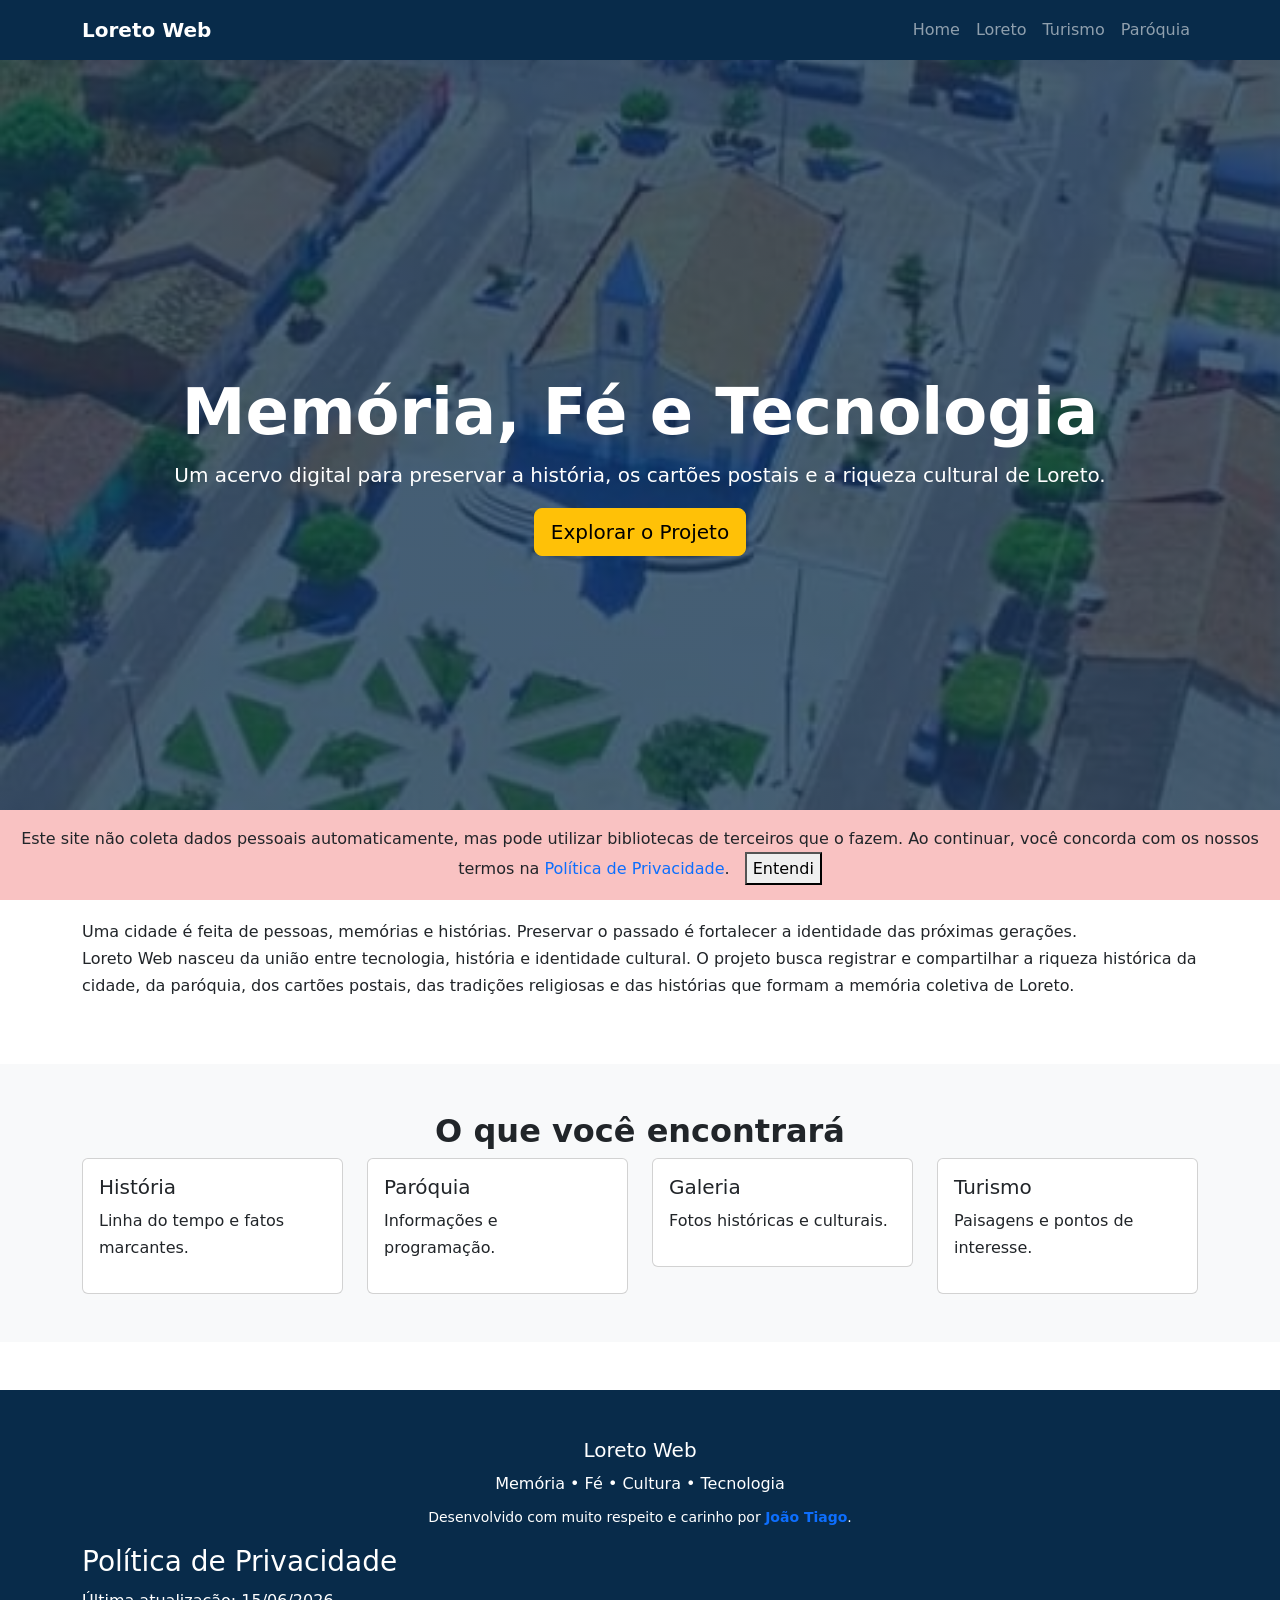
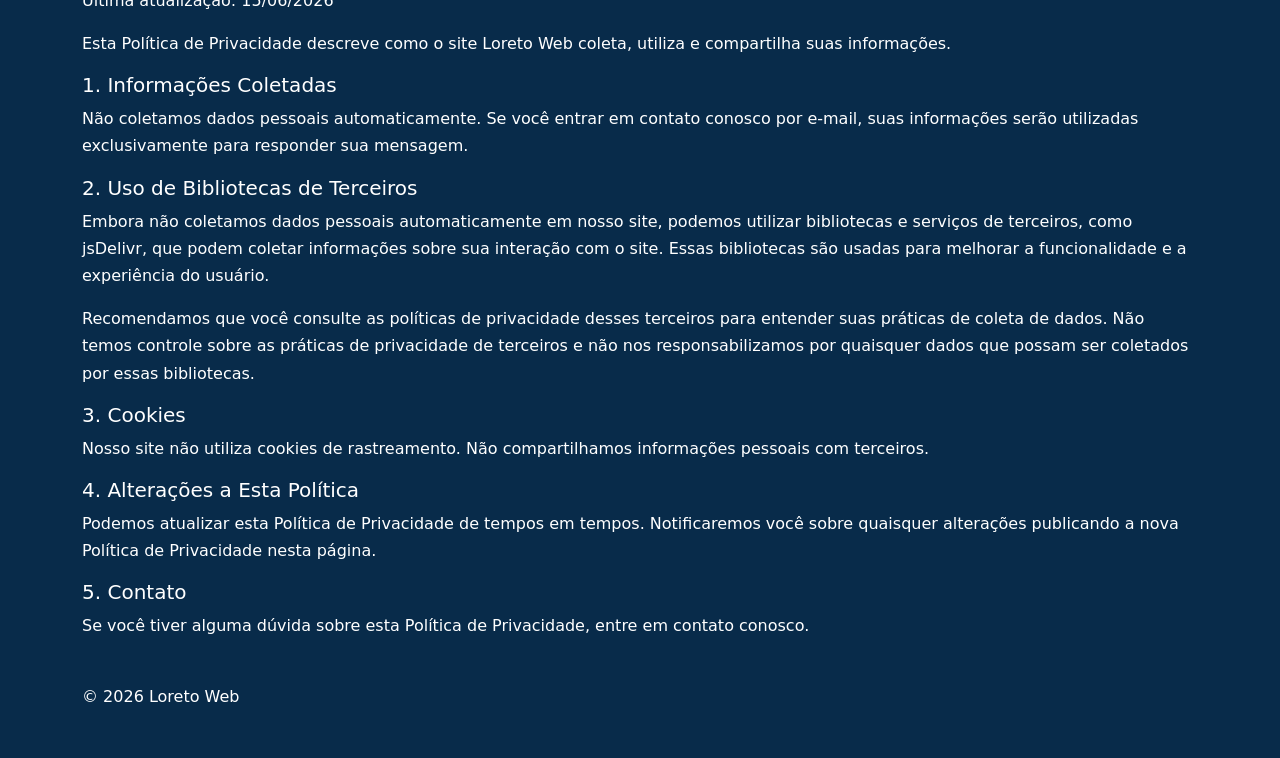
<file: index.html>
<!doctype html>
<html lang='pt-BR'>

<head>
    <meta charset='utf-8'>
    <meta name='viewport' content='width=device-width,initial-scale=1'>
    <title>Loreto Web</title>
    <link href='https://cdn.jsdelivr.net/npm/bootstrap@5.3.3/dist/css/bootstrap.min.css' rel='stylesheet'>
    <link href='https://cdn.jsdelivr.net/npm/bootstrap-icons@1.11.3/font/bootstrap-icons.css' rel='stylesheet'>
    <link href='assets/css/style.css' rel='stylesheet'>
    <link href='assets/css/style-nav-footer.css' rel='stylesheet'>
</head>

<body>
    <div id="navbar"></div>

    <section class='hero'>
        <div class='container text-center'>
            <h1 class='display-3 fw-bold'>Memória, Fé e Tecnologia</h1>
            <p class='lead'>Um acervo digital para preservar a história, os cartões postais e a riqueza cultural de
                Loreto.</p>
            <a href="#projeto" class='btn btn-warning btn-lg'>Explorar o Projeto</a>
        </div>
    </section>

    <section id='projeto' class='py-5 container'>
        <div class='quote'>
            Uma cidade é feita de pessoas, memórias e histórias. Preservar o passado é fortalecer a
            identidade das próximas gerações.
            <br>
            <p>Loreto Web nasceu da união entre tecnologia,
                história e identidade cultural.

                O projeto busca registrar e compartilhar
                a riqueza histórica da cidade, da paróquia,
                dos cartões postais, das tradições religiosas
                e das histórias que formam a memória coletiva
                de Loreto.</p>
        </div>

    </section>

    <section class='py-5 bg-light'>
        <div class='container'>
            <h2 class='section-title text-center'>O que você encontrará</h2>
            <div class='row g-4'>
                <div class='col-md-3'>
                    <div class='card feature-card p-3'>
                        <h5>História</h5>
                        <p>Linha do tempo e fatos marcantes.</p>
                    </div>
                </div>
                <div class='col-md-3'>
                    <div class='card feature-card p-3'>
                        <h5>Paróquia</h5>
                        <p>Informações e programação.</p>
                    </div>
                </div>
                <div class='col-md-3'>
                    <div class='card feature-card p-3'>
                        <h5>Galeria</h5>
                        <p>Fotos históricas e culturais.</p>
                    </div>
                </div>
                <div class='col-md-3'>
                    <div class='card feature-card p-3'>
                        <h5>Turismo</h5>
                        <p>Paisagens e pontos de interesse.</p>
                    </div>
                </div>
            </div>
        </div>
    </section>

    <div id="footer"></div>

    <script src='assets/js/main.js'></script>
    <script src="https://cdn.jsdelivr.net/npm/bootstrap@5.3.3/dist/js/bootstrap.bundle.min.js"></script>

    <!-- Notificação de Dados -->
    <div id="data-notice"
        style="display:none; background-color: #f9c2c2; padding: 15px; text-align: center; position: fixed; bottom: 0; left: 0; right: 0;">
        Este site não coleta dados pessoais automaticamente, mas pode utilizar bibliotecas de terceiros que o fazem. Ao
        continuar, você concorda com os nossos termos na <a href="#politica-privacidade"
            class="text-decoration-none">Política de Privacidade</a>.
        <button id="understand-data" style="margin-left: 10px;">Entendi</button>
    </div>

    <script>
        // Exibir a notificação de dados se ainda não foi reconhecida
        if (!localStorage.getItem('dataAcknowledged')) {
            document.getElementById('data-notice').style.display = 'block';
        }

        // Armazenar a aceitação dos termos
        document.getElementById('understand-data').addEventListener('click', function () {
            localStorage.setItem('dataAcknowledged', 'true');
            document.getElementById('data-notice').style.display = 'none';
        });
    </script>
</body>

</html>
</file>
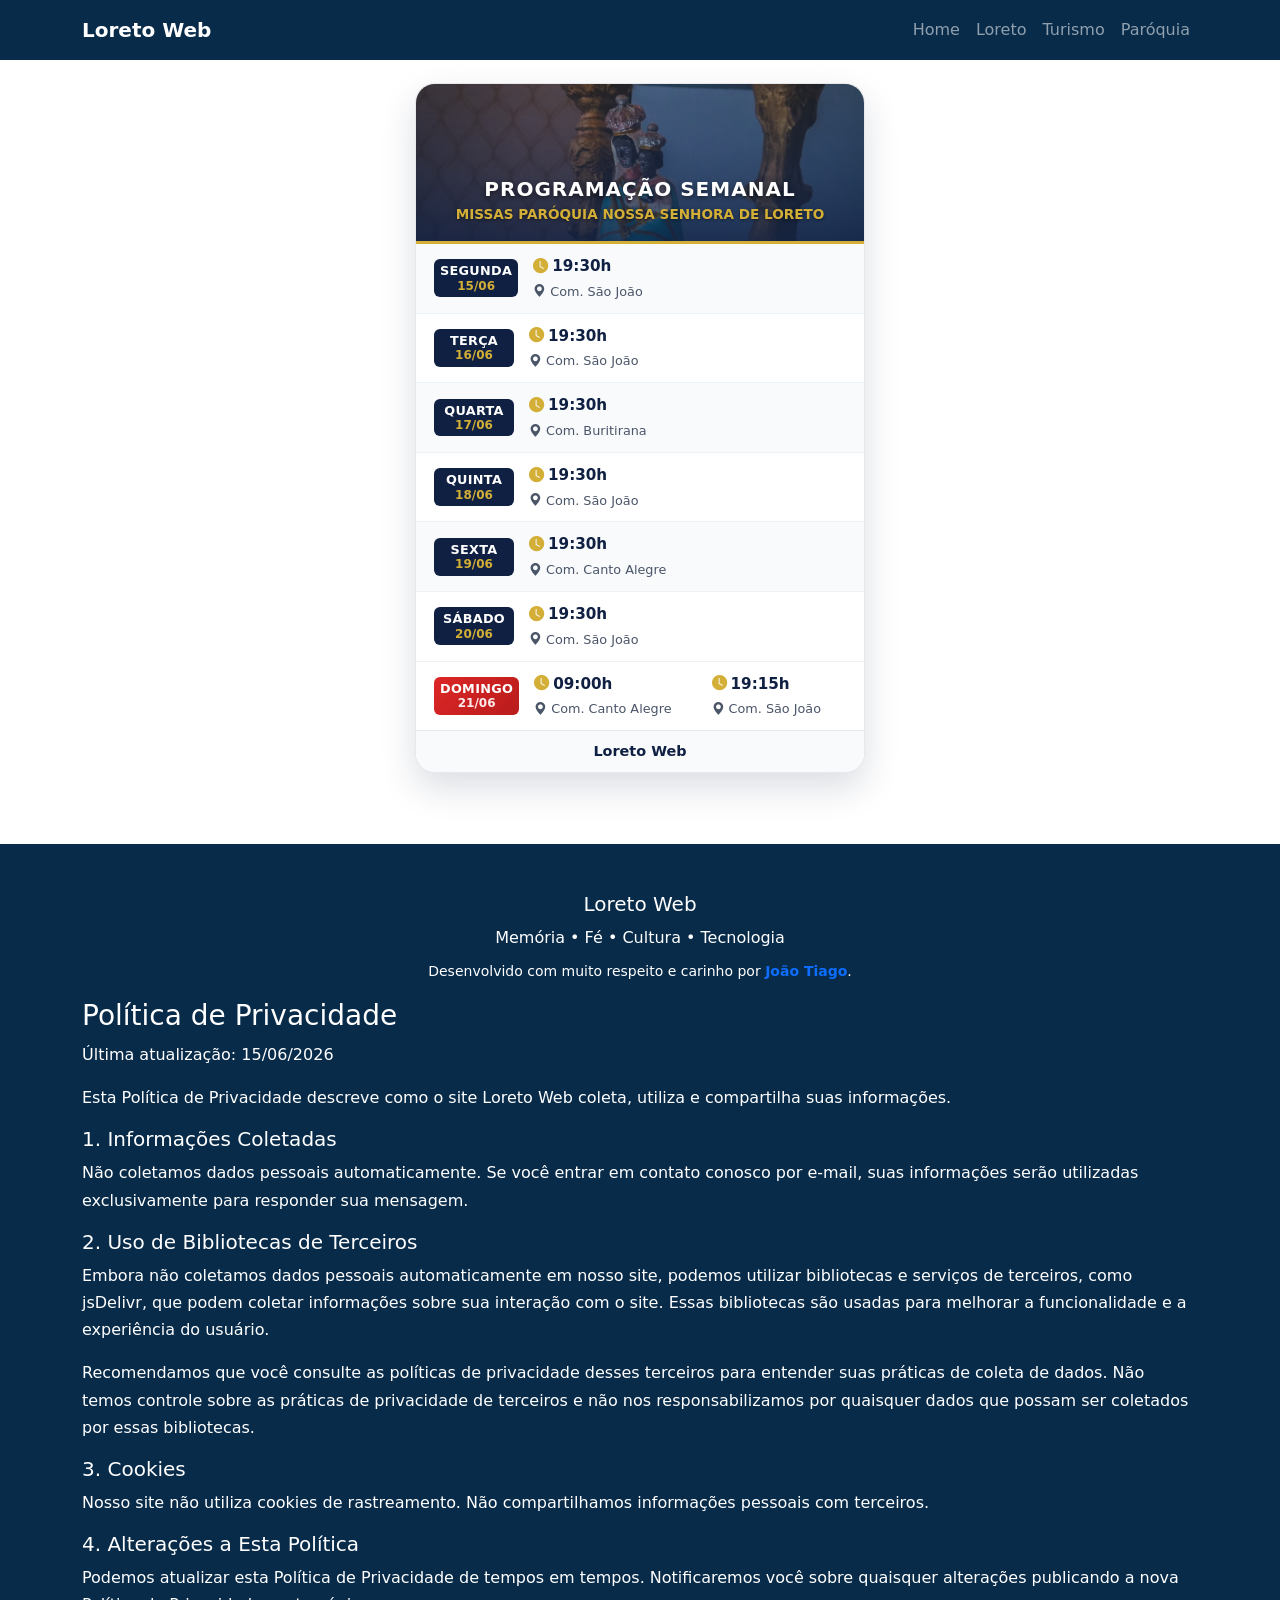
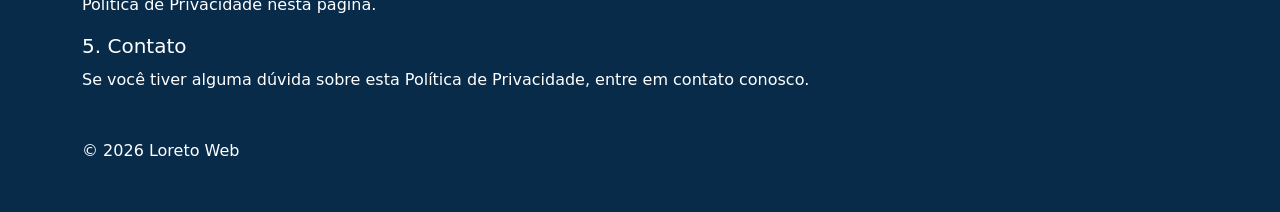
<file: missas-semanais.html>
<!doctype html>
<html lang='pt-BR'>

<head>
    <meta charset='utf-8'>
    <meta name='viewport' content='width=device-width,initial-scale=1'>
    <title>Loreto Web</title>
    <link href='https://cdn.jsdelivr.net/npm/bootstrap@5.3.3/dist/css/bootstrap.min.css' rel='stylesheet'>
    <link href='https://cdn.jsdelivr.net/npm/bootstrap-icons@1.11.3/font/bootstrap-icons.css' rel='stylesheet'>
    <link href='assets/css/style.css' rel='stylesheet'>
    <link href='assets/css/style-programacao-missas.css' rel='stylesheet'>
    <link href='assets/css/style-nav-footer.css' rel='stylesheet'>

</head>

<body>
    <div id='navbar'></div>

    <div class="container py-2">
        <!-- CARD DO PANFLETO COM TODOS OS DIAS -->
        <div class="panfleto-card">

            <!-- HERO HEADER COM IMAGEM -->
            <div class="panfleto-hero">
                <h4>Programação Semanal</h4>
                <p>Missas Paróquia Nossa Senhora de Loreto</p>
            </div>

            <!-- LISTA DA SEMANA COMPLETA -->
            <div class="schedule-list">

                <!-- SEGUNDA-FEIRA -->
                <div class="schedule-item alt-bg">
                    <div class="schedule-day">
                        <div class="day-tag">
                            <span class="day-name">Segunda</span>
                            <span class="day-date">15/06</span>
                        </div>
                    </div>
                    <div class="schedule-details">
                        <div class="time-text"><i class="bi bi-clock-fill"></i> 19:30h</div>
                        <div class="local-text"><i class="bi bi-geo-alt-fill"></i> Com. São João</div>
                    </div>
                </div>

                <!-- TERÇA-FEIRA -->
                <div class="schedule-item">
                    <div class="schedule-day">
                        <div class="day-tag">
                            <span class="day-name">Terça</span>
                            <span class="day-date">16/06</span>
                        </div>
                    </div>
                    <div class="schedule-details">
                        <div class="time-text"><i class="bi bi-clock-fill"></i> 19:30h</div>
                        <div class="local-text"><i class="bi bi-geo-alt-fill"></i> Com. São João</div>
                    </div>
                </div>

                <!-- QUARTA-FEIRA -->
                <div class="schedule-item alt-bg">
                    <div class="schedule-day">
                        <div class="day-tag">
                            <span class="day-name">Quarta</span>
                            <span class="day-date">17/06</span>
                        </div>
                    </div>
                    <div class="schedule-details">
                        <div class="time-text"><i class="bi bi-clock-fill"></i> 19:30h</div>
                        <div class="local-text"><i class="bi bi-geo-alt-fill"></i> Com. Buritirana</div>
                    </div>
                </div>

                <!-- QUINTA-FEIRA -->
                <div class="schedule-item">
                    <div class="schedule-day">
                        <div class="day-tag">
                            <span class="day-name">Quinta</span>
                            <span class="day-date">18/06</span>
                        </div>
                    </div>
                    <div class="schedule-details">
                        <div class="time-text"><i class="bi bi-clock-fill"></i> 19:30h</div>
                        <div class="local-text"><i class="bi bi-geo-alt-fill"></i> Com. São João</div>
                    </div>
                </div>

                <!-- SEXTA-FEIRA -->
                <div class="schedule-item alt-bg">
                    <div class="schedule-day">
                        <div class="day-tag">
                            <span class="day-name">Sexta</span>
                            <span class="day-date">19/06</span>
                        </div>
                    </div>
                    <div class="schedule-details">
                        <div class="time-text"><i class="bi bi-clock-fill"></i> 19:30h</div>
                        <div class="local-text"><i class="bi bi-geo-alt-fill"></i> Com. Canto Alegre</div>
                    </div>
                </div>

                <!-- SÁBADO -->
                <div class="schedule-item">
                    <div class="schedule-day">
                        <div class="day-tag">
                            <span class="day-name">Sábado</span>
                            <span class="day-date">20/06</span>
                        </div>
                    </div>
                    <div class="schedule-details">
                        <div class="time-text"><i class="bi bi-clock-fill"></i> 19:30h</div>
                        <div class="local-text"><i class="bi bi-geo-alt-fill"></i> Com. São João</div>
                    </div>
                </div>

                <!-- DOMINGO -->
                <div class="schedule-item is-sunday">
                    <div class="schedule-day">
                        <div class="day-tag">
                            <span class="day-name">Domingo</span>
                            <span class="day-date">21/06</span>
                        </div>
                    </div>
                    <div class="schedule-details">
                        <div class="time-text"><i class="bi bi-clock-fill"></i> 09:00h</div>
                        <div class="local-text"><i class="bi bi-geo-alt-fill"></i> Com. Canto Alegre</div>
                    </div>
                    <div class="schedule-details">
                        <div class="time-text"><i class="bi bi-clock-fill"></i>19:15h</div>
                        <div class="local-text"><i class="bi bi-geo-alt-fill"></i> Com. São João</div>
                    </div>
                </div>

            </div>

            <!-- RODAPÉ INSTITUCIONAL INTEGRADO -->
            <div class="panfleto-footer">
                <h6>Loreto Web</h6>
            </div>

        </div>

    </div>
    <div id='footer'></div>

    <script src='assets/js/main.js'></script>
    <script src="https://cdn.jsdelivr.net/npm/bootstrap@5.3.3/dist/js/bootstrap.bundle.min.js"></script>

</body>

</html>
</file>
<file: assets/css/style.css>
body {
    font-family: system-ui, sans-serif;
    line-height: 1.7
}

.hero {
    min-height: 90vh;
    background: linear-gradient(rgba(8, 43, 74, .72), rgba(8, 43, 74, .72)), url('../img/cidade_loreto.png') center/cover;
    color: #fff;
    display: flex;
    align-items: center
}

.section-title {
    color: var(--primary);
    font-weight: 700
}

.quote-box {
    background: #fff8e1;
    border-left: 6px solid var(--gold);
    padding: 1.5rem;
    border-radius: 10px
}

.card-premium {
    border: none;
    box-shadow: 0 10px 30px rgba(0, 0, 0, .08);
    height: 100%
}

.timeline {
    border-left: 4px solid var(--gold);
    padding-left: 20px
}

.gallery img {
    height: 260px;
    object-fit: cover
}

.stat-card {
    background: white;
    border-radius: 1.5rem;
    padding: 1.5rem;
    box-shadow: 0 10px 25px -5px rgba(0, 0, 0, 0.05);
    transition: transform 0.2s ease;
    height: 100%;
    border: 1px solid rgba(0, 0, 0, 0.05);
}

.stat-card:hover {
    transform: translateY(-5px);
}

.stat-number {
    font-size: 2.8rem;
    font-weight: 800;
    color: var(--bs-primary, #0d6efd);
}

.person-card {
    text-align: center;
    background: #f8f9fa;
    border-radius: 1.5rem;
    padding: 1.5rem;
    transition: all 0.2s;
}

.person-card i {
    font-size: 3rem;
    background: white;
    padding: 1rem;
    border-radius: 50%;
    color: var(--bs-primary);
    box-shadow: 0 5px 10px rgba(0, 0, 0, 0.05);
}

.btn-outline-custom {
    border-radius: 2rem;
    padding: 0.5rem 1.5rem;
}

.saint-box {
    margin-top: 20px;
    background: #f8f9fa;
    padding: 25px;
    border-left: 5px solid #0d6efd;
    border-radius: 12px;
}

.saint-card {
    transition: .3s;
}

.saint-card:hover {
    transform: translateY(-8px);
}

.saint-card img {
    height: 280px;
    object-fit: cover;
}

.hero-title {
    font-size: 3.5rem;
    font-weight: 700;
    letter-spacing: 1px;
    text-shadow: 2px 2px 8px rgba(0, 0, 0, 0.6);
}

.gold-divider {
    height: 3px;
    width: 80px;
    background-color: white;
    margin: 20px auto;
}

.narrative-section {
    padding: 80px 0;
    line-height: 1.8;
    font-size: 1.2rem;
    color: #333;
}

.quote-box {
    font-size: 1.5rem;
    color: var(--dark-blue);
    border-left: none;
    position: relative;
    padding: 30px;
}

.info-top {
    max-width: 450px;
    margin: 0 auto;
    color: var(--text-muted);
    font-size: 0.9rem;
}

@media (max-width: 480px) {
    .panfleto-card {
        margin: 5px auto;
        border-radius: 16px;
    }

    .panfleto-hero {
        height: 120px;
        padding: 10px;
    }

    .panfleto-hero h4 {
        font-size: 1.15rem;
    }

    .schedule-item {
        padding: 8px 12px;
        /* Espaçamento mínimo seguro para não cortar */
    }

    .schedule-day {
        min-width: 75px;
    }

    .day-tag {
        font-size: 0.7rem;
        padding: 3px 4px;
    }

    .time-text {
        font-size: 0.85rem;
    }

    .title-text {
        font-size: 0.88rem;
    }

    .local-text {
        font-size: 0.75rem;
    }

    .panfleto-footer {
        padding: 10px;
    }

    .schedule-day {
        min-width: 78px;
    }

    .day-name {
        font-size: 0.72rem;
    }

    .day-date {
        font-size: 0.68rem;
    }
}

@media (min-width: 992px) {

    /* Exibe o dropdown principal ao passar o mouse */
    .dropdown:hover>.dropdown-menu {
        display: block;
    }

    /* Exibe o submenu dropend com deslocamento horizontal maior */
    .dropend:hover>.dropdown-menu {
        display: block;
        margin-left: 5.7rem;
        /* mais espaço lateral */
        top: 0;
        margin-top: 0;
        max-height: 400px;
        /* altura máxima */
        overflow-y: auto;
        /* scroll vertical se necessário */
    }

    /* Ajusta a seta do dropend */
    .dropend .dropdown-toggle::after {
        content: "";
        float: right;
        margin-top: 0.5rem;
        border-left: 0.3em solid;
        border-right: 0;
        border-top: 0.3em solid transparent;
        border-bottom: 0.3em solid transparent;
    }

    /* Remove a seta do toggler principal */
    .dropdown-toggle::after {
        content: none;
    }
}
</file>
<file: assets/css/style-nav-footer.css>
.navbar {
    background-color: #082b4a;
}

.navbar-brand {
    font-weight: 700
}

footer {
    background: #082b4a;
    color: #fff
}
</file>
<file: assets/css/style-programacao-missas.css>
:root {
    --primary: #0f4c81;
    --dark: #082b4a;
    --gold: #c9a227;
    --terracotta: #b86b4b;
    --light: #f8f9fa;
    --primary-blue: #0f2042;
    --gold-accent: #d4af37;
    --text-dark: #1a202c;
    --text-muted: #4a5568;
    --bg-light: #f8fafc;
}

.panfleto-card {
    max-width: 450px;
    margin: 15px auto;
    background: #ffffff;
    border-radius: 20px;
    box-shadow: 0 15px 35px rgba(15, 32, 66, 0.15);
    border: 1px solid rgba(15, 32, 66, 0.1);
    overflow: hidden;
}

/* HERO HEADER - Imagem da Santa */
.panfleto-hero {
    position: relative;
    height: 160px;
    background: linear-gradient(to bottom, rgba(15, 32, 66, 0.2), rgba(15, 32, 66, 0.85)),
        url('../img/nsa_loreto.png') no-repeat center 7%;
    background-size: cover;
    display: flex;
    flex-direction: column;
    justify-content: flex-end;
    padding: 15px;
    text-align: center;
    border-bottom: 3px solid var(--gold-accent);
}

.panfleto-hero h4 {
    color: #ffffff;
    font-weight: 800;
    text-transform: uppercase;
    letter-spacing: 1px;
    font-size: 1.25rem;
    margin-bottom: 2px;
    text-shadow: 0 2px 4px rgba(0, 0, 0, 0.5);
}

.panfleto-hero p {
    color: var(--gold-accent);
    font-weight: 600;
    font-size: 0.85rem;
    margin-bottom: 0;
    text-transform: uppercase;
    text-shadow: 0 1px 3px rgba(0, 0, 0, 0.5);
}

.schedule-list {
    padding: 0;
}

.schedule-item {
    display: flex;
    align-items: center;
    padding: 10px 18px;
    /* Compactado verticalmente */
    border-bottom: 1px solid #edf2f7;
    background-color: #ffffff;
}

.schedule-item:last-child {
    border-bottom: none;
}

.schedule-item.alt-bg {
    background-color: var(--bg-light);
}

.schedule-day {
    min-width: 70px;
}

.day-tag {
    display: inline-block;
    width: 100%;
    text-align: center;
    background-color: var(--primary-blue);
    color: #ffffff;
    font-weight: 700;
    font-size: 0.75rem;
    padding: 4px 6px;
    border-radius: 5px;
    text-transform: uppercase;
}

.schedule-item.is-sunday .day-tag {
    background: linear-gradient(135deg, #dc2626, #b91c1c);
}

.schedule-details {
    padding-left: 15px;
    flex-grow: 1;
}

.time-text {
    color: var(--primary-blue);
    font-weight: 800;
    font-size: 0.95rem;
    display: flex;
    align-items: center;
    gap: 4px;
    margin-bottom: 1px;
}

.time-text i {
    color: var(--gold-accent);
}

.title-text {
    color: var(--text-dark);
    font-weight: 700;
    font-size: 0.95rem;
    margin-bottom: 1px;
    line-height: 1.2;
}

.local-text {
    color: var(--text-muted);
    font-weight: 500;
    font-size: 0.8rem;
    margin-bottom: 0;
    display: flex;
    align-items: center;
    gap: 4px;
}

.panfleto-footer {
    background-color: var(--bg-light);
    padding: 12px;
    text-align: center;
    border-top: 1px solid #e2e8f0;
}

.panfleto-footer h6 {
    color: var(--primary-blue);
    font-weight: 700;
    font-size: 0.9rem;
    margin-bottom: 0;
}

.schedule-day {
    min-width: 80px;
}

.day-tag {
    display: flex;
    flex-direction: column;
    justify-content: center;
    align-items: center;
    width: 100%;
    text-align: center;
    background-color: var(--primary-blue);
    color: #ffffff;
    border-radius: 6px;
    padding: 4px 6px;
    line-height: 1.2;
}

.day-name {
    font-weight: 700;
    font-size: 0.8rem;
    text-transform: uppercase;
    letter-spacing: 0.3px;
}

.day-date {
    font-weight: 800;
    font-size: 0.75rem;
    color: var(--gold-accent);
}

.schedule-item.is-sunday .day-tag {
    background: linear-gradient(135deg, #dc2626, #b91c1c);
}

.schedule-item.is-sunday .day-date {
    color: #ffebeb;
}
</file>
